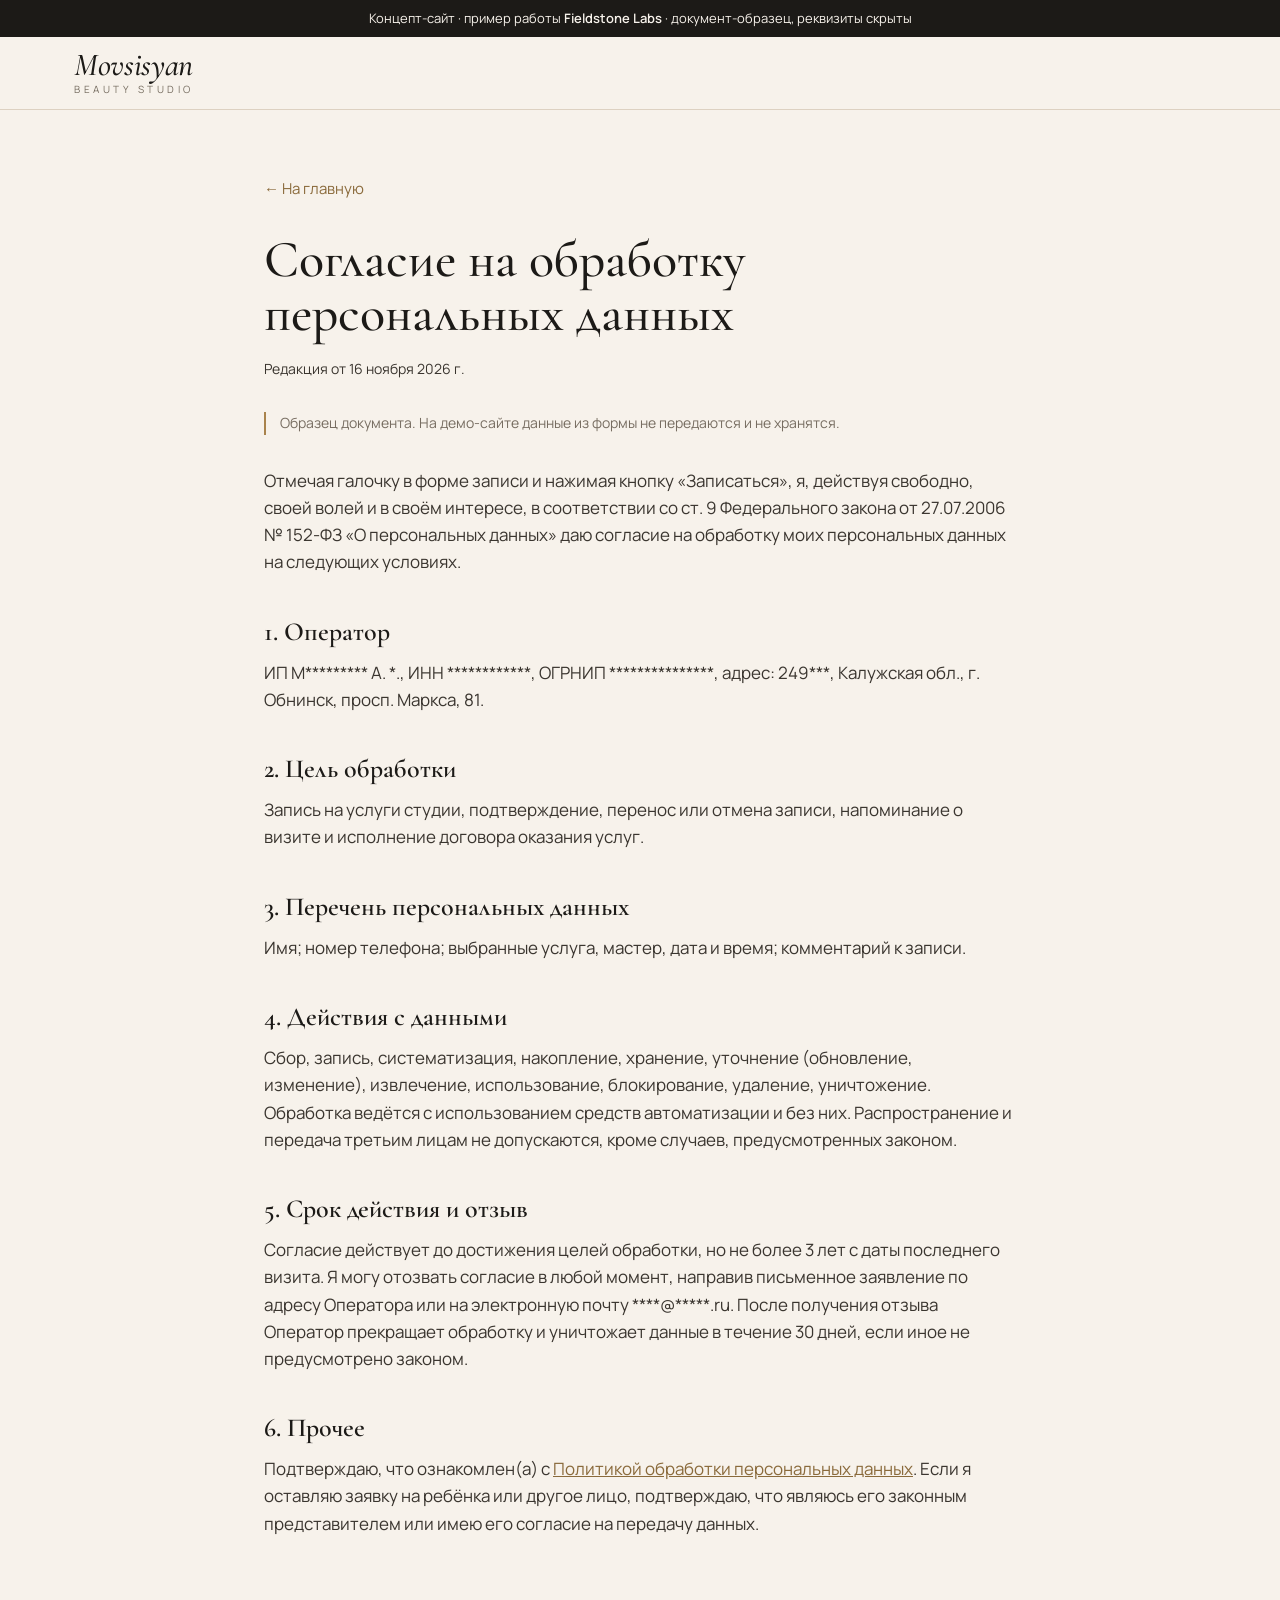
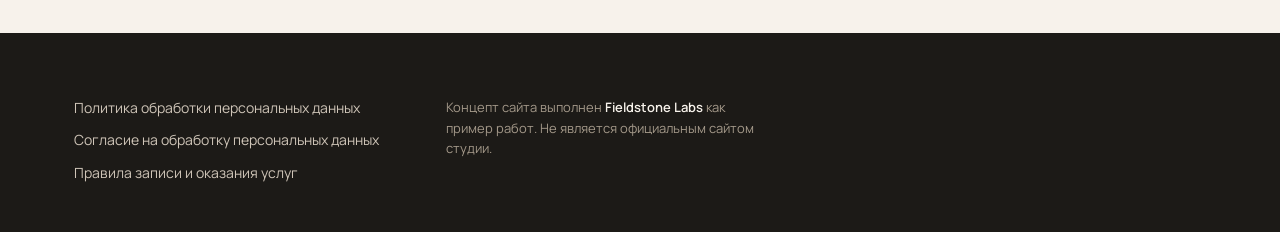
<file: consent.html>
<!DOCTYPE html>
<html lang="ru">
<head>
  <meta charset="UTF-8">
  <meta name="viewport" content="width=device-width, initial-scale=1">
  <title>Согласие на обработку персональных данных — Movsisyan Beauty Studio (концепт)</title>
  <meta name="robots" content="noindex, nofollow">
  <link rel="stylesheet" href="css/style.css">
</head>
<body>

  <div class="demo-bar" role="note">
    Концепт-сайт · пример работы <strong>Fieldstone Labs</strong> · документ-образец, реквизиты скрыты
  </div>

  <header class="header">
    <div class="wrap header__inner">
      <a class="logo" href="index.html">
        <span class="logo__script">Movsisyan</span>
        <span class="logo__caption">beauty studio</span>
      </a>
    </div>
  </header>

  <main class="doc">
    <a class="back" href="index.html">← На главную</a>

    <h1>Согласие на обработку персональных данных</h1>
    <p class="doc__meta">Редакция от 16 ноября 2026 г.</p>

    <p class="demo-note">
      Образец документа. На демо-сайте данные из формы не передаются и не хранятся.
    </p>

    <p>
      Отмечая галочку в форме записи и нажимая кнопку «Записаться», я, действуя свободно,
      своей волей и в своём интересе, в соответствии со ст. 9 Федерального закона
      от 27.07.2006 № 152-ФЗ «О персональных данных» даю согласие на обработку моих
      персональных данных на следующих условиях.
    </p>

    <h2>1. Оператор</h2>
    <p>
      ИП М********* А. *., ИНН ************, ОГРНИП ***************,
      адрес: 249***, Калужская обл., г. Обнинск, просп. Маркса, 81.
    </p>

    <h2>2. Цель обработки</h2>
    <p>
      Запись на услуги студии, подтверждение, перенос или отмена записи, напоминание о визите
      и исполнение договора оказания услуг.
    </p>

    <h2>3. Перечень персональных данных</h2>
    <p>
      Имя; номер телефона; выбранные услуга, мастер, дата и время; комментарий к записи.
    </p>

    <h2>4. Действия с данными</h2>
    <p>
      Сбор, запись, систематизация, накопление, хранение, уточнение (обновление, изменение),
      извлечение, использование, блокирование, удаление, уничтожение. Обработка ведётся
      с использованием средств автоматизации и без них. Распространение и передача третьим
      лицам не допускаются, кроме случаев, предусмотренных законом.
    </p>

    <h2>5. Срок действия и отзыв</h2>
    <p>
      Согласие действует до достижения целей обработки, но не более 3 лет с даты последнего визита.
      Я могу отозвать согласие в любой момент, направив письменное заявление по адресу Оператора
      или на электронную почту ****@*****.ru. После получения отзыва Оператор прекращает обработку
      и уничтожает данные в течение 30 дней, если иное не предусмотрено законом.
    </p>

    <h2>6. Прочее</h2>
    <p>
      Подтверждаю, что ознакомлен(а) с <a href="privacy.html">Политикой обработки персональных данных</a>.
      Если я оставляю заявку на ребёнка или другое лицо, подтверждаю, что являюсь его законным
      представителем или имею его согласие на передачу данных.
    </p>
  </main>

  <footer class="footer">
    <div class="wrap footer__inner">
      <div class="footer__col">
        <a href="privacy.html">Политика обработки персональных данных</a>
        <a href="consent.html">Согласие на обработку персональных данных</a>
        <a href="rules.html">Правила записи и оказания услуг</a>
      </div>
      <div class="footer__col footer__demo">
        <p>Концепт сайта выполнен <strong>Fieldstone Labs</strong> как пример работ. Не является официальным сайтом студии.</p>
      </div>
    </div>
  </footer>

</body>
</html>
</file>
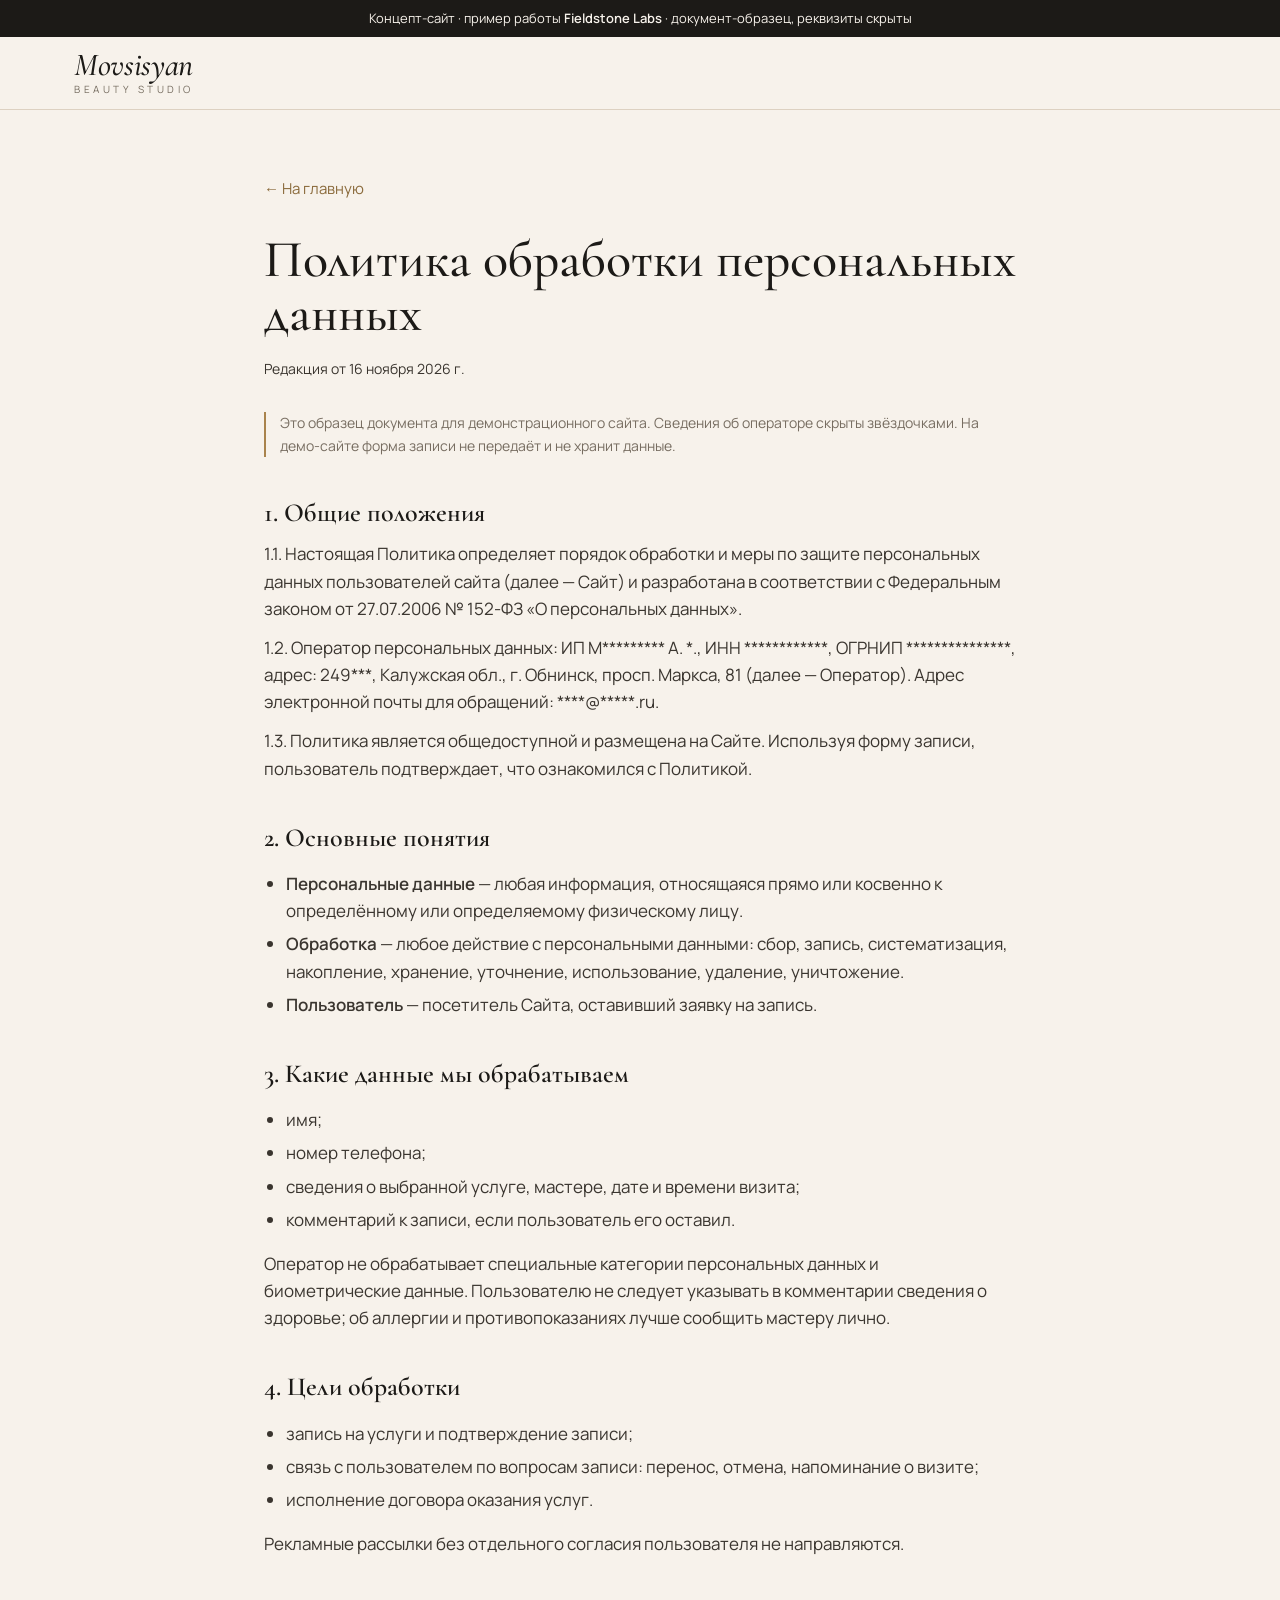
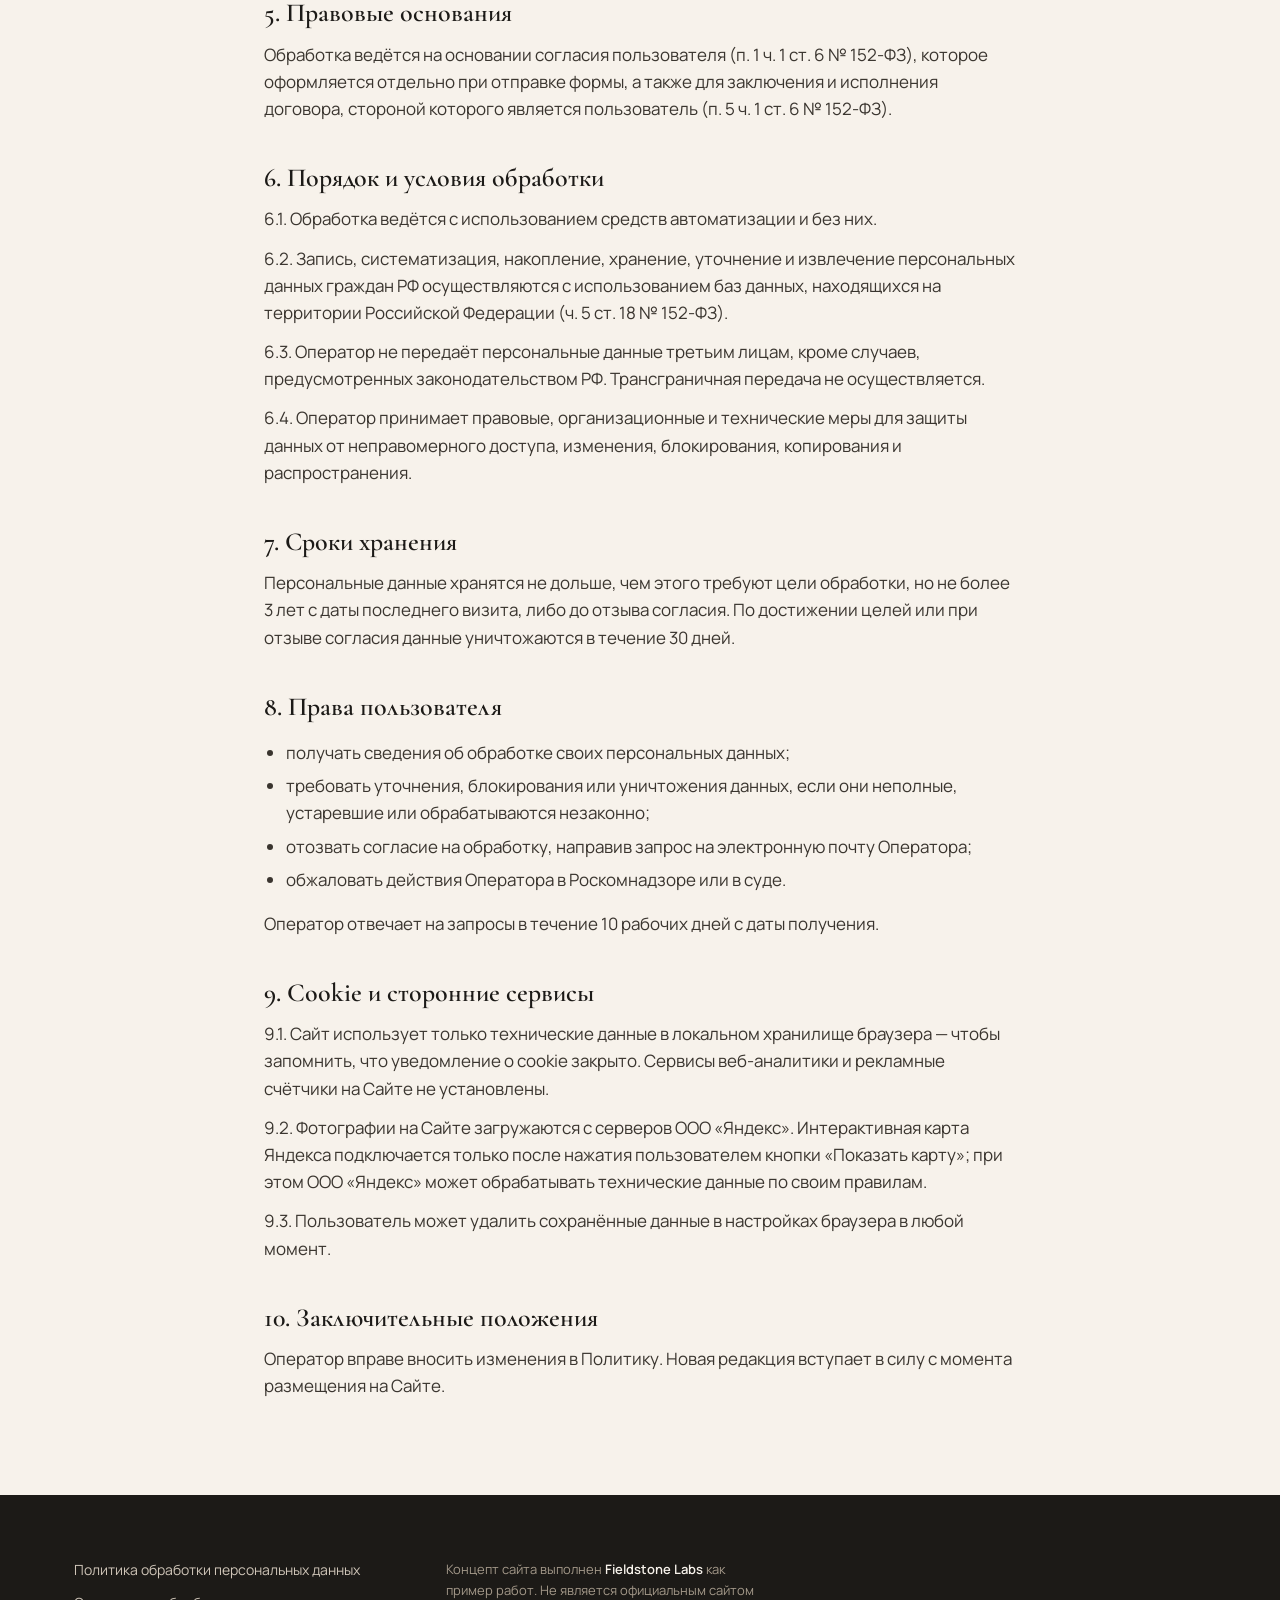
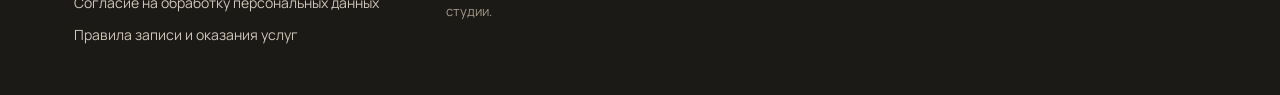
<file: privacy.html>
<!DOCTYPE html>
<html lang="ru">
<head>
  <meta charset="UTF-8">
  <meta name="viewport" content="width=device-width, initial-scale=1">
  <title>Политика обработки персональных данных — Movsisyan Beauty Studio (концепт)</title>
  <meta name="robots" content="noindex, nofollow">
  <link rel="stylesheet" href="css/style.css">
</head>
<body>

  <div class="demo-bar" role="note">
    Концепт-сайт · пример работы <strong>Fieldstone Labs</strong> · документ-образец, реквизиты скрыты
  </div>

  <header class="header">
    <div class="wrap header__inner">
      <a class="logo" href="index.html">
        <span class="logo__script">Movsisyan</span>
        <span class="logo__caption">beauty studio</span>
      </a>
    </div>
  </header>

  <main class="doc">
    <a class="back" href="index.html">← На главную</a>

    <h1>Политика обработки персональных данных</h1>
    <p class="doc__meta">Редакция от 16 ноября 2026 г.</p>

    <p class="demo-note">
      Это образец документа для демонстрационного сайта. Сведения об операторе скрыты звёздочками.
      На демо-сайте форма записи не передаёт и не хранит данные.
    </p>

    <h2>1. Общие положения</h2>
    <p>
      1.1. Настоящая Политика определяет порядок обработки и меры по защите персональных данных
      пользователей сайта (далее — Сайт) и разработана в соответствии с Федеральным законом
      от 27.07.2006 № 152-ФЗ «О персональных данных».
    </p>
    <p>
      1.2. Оператор персональных данных: ИП М********* А. *., ИНН ************, ОГРНИП ***************,
      адрес: 249***, Калужская обл., г. Обнинск, просп. Маркса, 81 (далее — Оператор).
      Адрес электронной почты для обращений: ****@*****.ru.
    </p>
    <p>
      1.3. Политика является общедоступной и размещена на Сайте. Используя форму записи,
      пользователь подтверждает, что ознакомился с Политикой.
    </p>

    <h2>2. Основные понятия</h2>
    <ul>
      <li><strong>Персональные данные</strong> — любая информация, относящаяся прямо или косвенно к определённому или определяемому физическому лицу.</li>
      <li><strong>Обработка</strong> — любое действие с персональными данными: сбор, запись, систематизация, накопление, хранение, уточнение, использование, удаление, уничтожение.</li>
      <li><strong>Пользователь</strong> — посетитель Сайта, оставивший заявку на запись.</li>
    </ul>

    <h2>3. Какие данные мы обрабатываем</h2>
    <ul>
      <li>имя;</li>
      <li>номер телефона;</li>
      <li>сведения о выбранной услуге, мастере, дате и времени визита;</li>
      <li>комментарий к записи, если пользователь его оставил.</li>
    </ul>
    <p>
      Оператор не обрабатывает специальные категории персональных данных и биометрические данные.
      Пользователю не следует указывать в комментарии сведения о здоровье; об аллергии
      и противопоказаниях лучше сообщить мастеру лично.
    </p>

    <h2>4. Цели обработки</h2>
    <ul>
      <li>запись на услуги и подтверждение записи;</li>
      <li>связь с пользователем по вопросам записи: перенос, отмена, напоминание о визите;</li>
      <li>исполнение договора оказания услуг.</li>
    </ul>
    <p>Рекламные рассылки без отдельного согласия пользователя не направляются.</p>

    <h2>5. Правовые основания</h2>
    <p>
      Обработка ведётся на основании согласия пользователя (п. 1 ч. 1 ст. 6 № 152-ФЗ),
      которое оформляется отдельно при отправке формы, а также для заключения и исполнения
      договора, стороной которого является пользователь (п. 5 ч. 1 ст. 6 № 152-ФЗ).
    </p>

    <h2>6. Порядок и условия обработки</h2>
    <p>
      6.1. Обработка ведётся с использованием средств автоматизации и без них.
    </p>
    <p>
      6.2. Запись, систематизация, накопление, хранение, уточнение и извлечение персональных данных
      граждан РФ осуществляются с использованием баз данных, находящихся на территории
      Российской Федерации (ч. 5 ст. 18 № 152-ФЗ).
    </p>
    <p>
      6.3. Оператор не передаёт персональные данные третьим лицам, кроме случаев, предусмотренных
      законодательством РФ. Трансграничная передача не осуществляется.
    </p>
    <p>
      6.4. Оператор принимает правовые, организационные и технические меры для защиты данных
      от неправомерного доступа, изменения, блокирования, копирования и распространения.
    </p>

    <h2>7. Сроки хранения</h2>
    <p>
      Персональные данные хранятся не дольше, чем этого требуют цели обработки, но не более 3 лет
      с даты последнего визита, либо до отзыва согласия. По достижении целей или при отзыве согласия
      данные уничтожаются в течение 30 дней.
    </p>

    <h2>8. Права пользователя</h2>
    <ul>
      <li>получать сведения об обработке своих персональных данных;</li>
      <li>требовать уточнения, блокирования или уничтожения данных, если они неполные, устаревшие или обрабатываются незаконно;</li>
      <li>отозвать согласие на обработку, направив запрос на электронную почту Оператора;</li>
      <li>обжаловать действия Оператора в Роскомнадзоре или в суде.</li>
    </ul>
    <p>Оператор отвечает на запросы в течение 10 рабочих дней с даты получения.</p>

    <h2 id="cookies">9. Cookie и сторонние сервисы</h2>
    <p>
      9.1. Сайт использует только технические данные в локальном хранилище браузера —
      чтобы запомнить, что уведомление о cookie закрыто. Сервисы веб-аналитики и рекламные
      счётчики на Сайте не установлены.
    </p>
    <p>
      9.2. Фотографии на Сайте загружаются с серверов ООО «Яндекс». Интерактивная карта
      Яндекса подключается только после нажатия пользователем кнопки «Показать карту»;
      при этом ООО «Яндекс» может обрабатывать технические данные по своим правилам.
    </p>
    <p>
      9.3. Пользователь может удалить сохранённые данные в настройках браузера в любой момент.
    </p>

    <h2>10. Заключительные положения</h2>
    <p>
      Оператор вправе вносить изменения в Политику. Новая редакция вступает в силу
      с момента размещения на Сайте.
    </p>
  </main>

  <footer class="footer">
    <div class="wrap footer__inner">
      <div class="footer__col">
        <a href="privacy.html">Политика обработки персональных данных</a>
        <a href="consent.html">Согласие на обработку персональных данных</a>
        <a href="rules.html">Правила записи и оказания услуг</a>
      </div>
      <div class="footer__col footer__demo">
        <p>Концепт сайта выполнен <strong>Fieldstone Labs</strong> как пример работ. Не является официальным сайтом студии.</p>
      </div>
    </div>
  </footer>

</body>
</html>
</file>
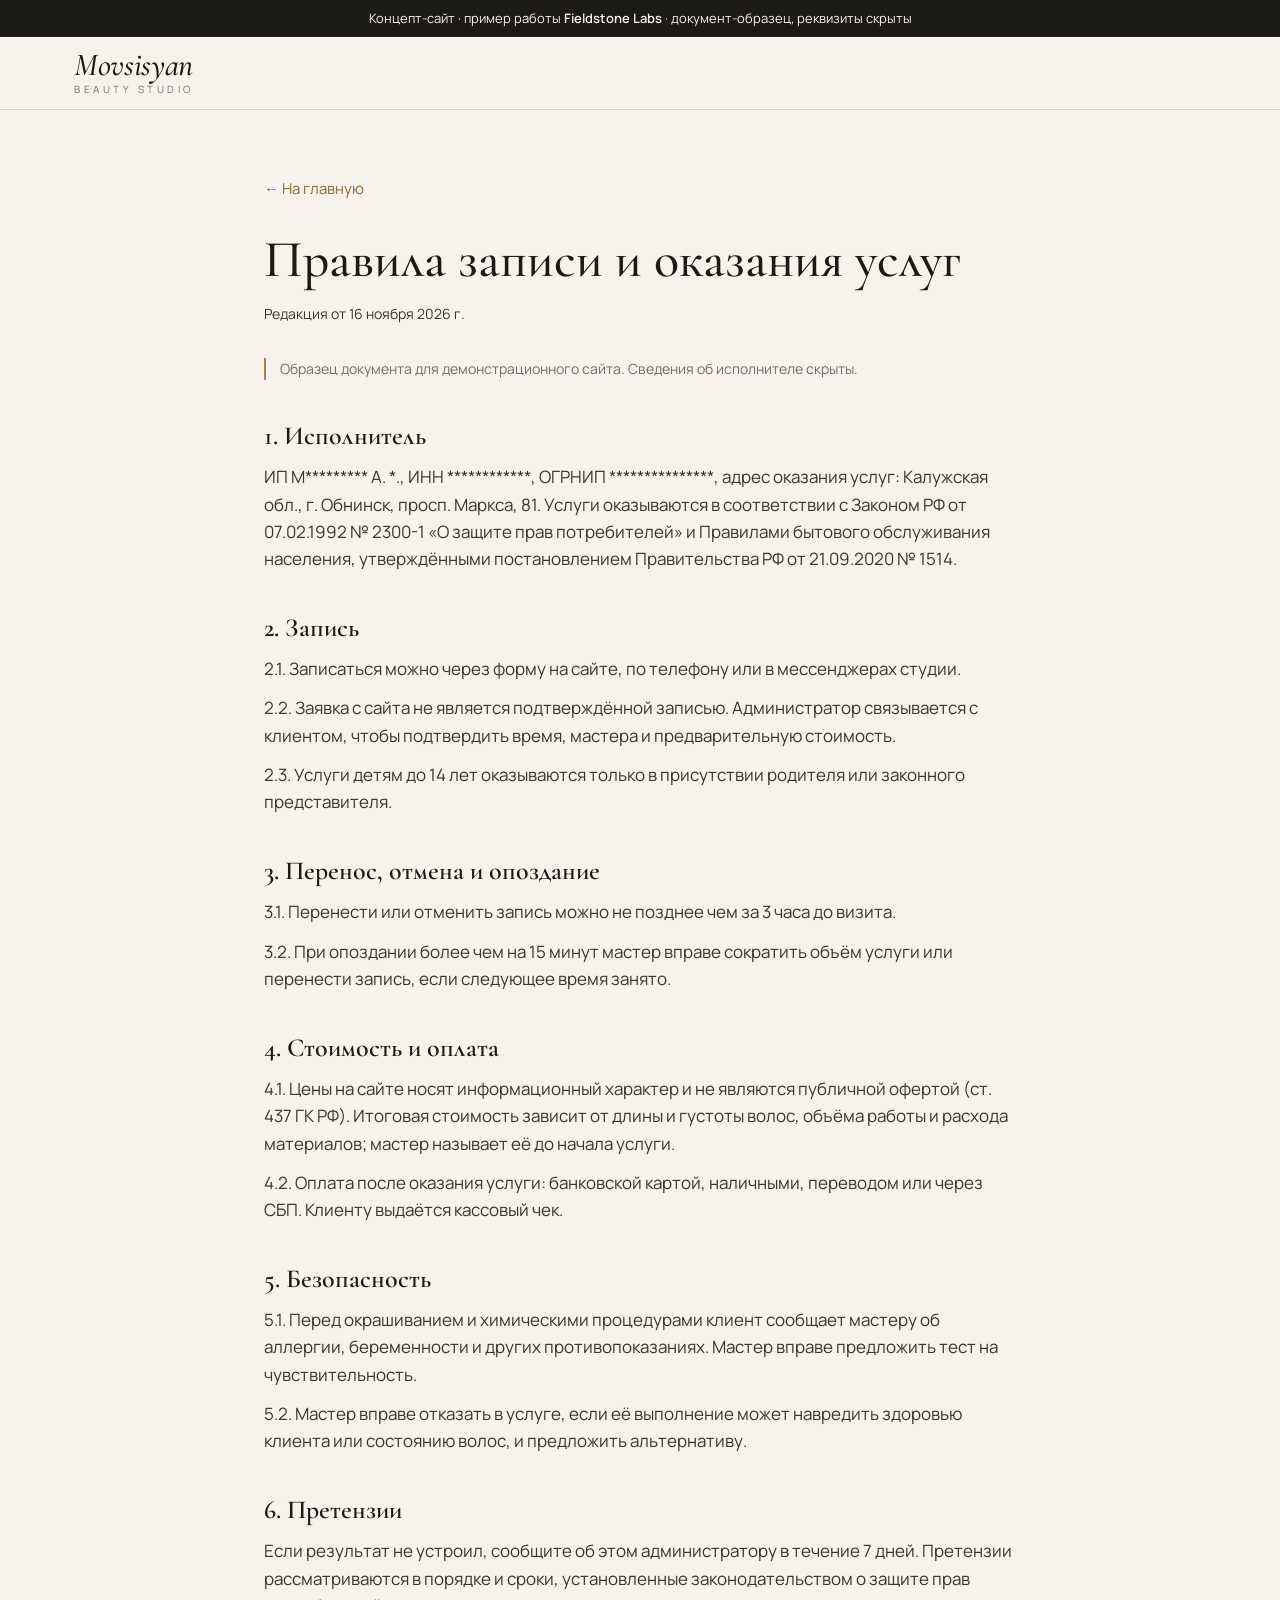
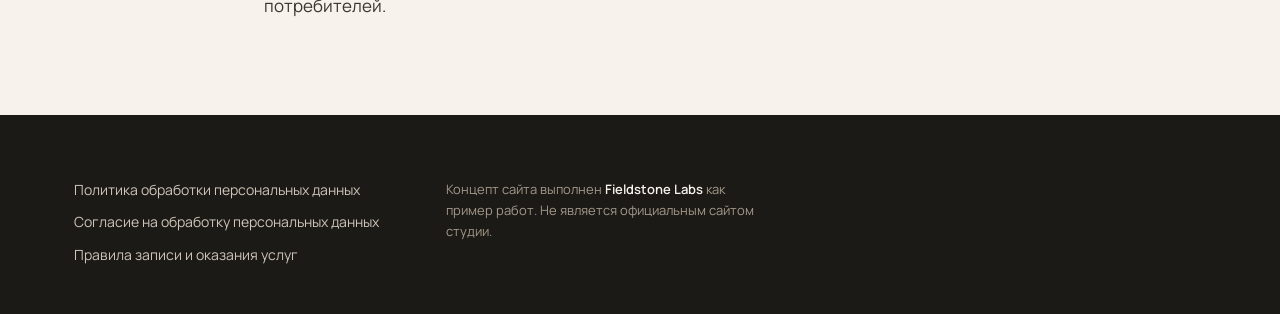
<file: rules.html>
<!DOCTYPE html>
<html lang="ru">
<head>
  <meta charset="UTF-8">
  <meta name="viewport" content="width=device-width, initial-scale=1">
  <title>Правила записи и оказания услуг — Movsisyan Beauty Studio (концепт)</title>
  <meta name="robots" content="noindex, nofollow">
  <link rel="stylesheet" href="css/style.css">
</head>
<body>

  <div class="demo-bar" role="note">
    Концепт-сайт · пример работы <strong>Fieldstone Labs</strong> · документ-образец, реквизиты скрыты
  </div>

  <header class="header">
    <div class="wrap header__inner">
      <a class="logo" href="index.html">
        <span class="logo__script">Movsisyan</span>
        <span class="logo__caption">beauty studio</span>
      </a>
    </div>
  </header>

  <main class="doc">
    <a class="back" href="index.html">← На главную</a>

    <h1>Правила записи и оказания услуг</h1>
    <p class="doc__meta">Редакция от 16 ноября 2026 г.</p>

    <p class="demo-note">
      Образец документа для демонстрационного сайта. Сведения об исполнителе скрыты.
    </p>

    <h2>1. Исполнитель</h2>
    <p>
      ИП М********* А. *., ИНН ************, ОГРНИП ***************,
      адрес оказания услуг: Калужская обл., г. Обнинск, просп. Маркса, 81.
      Услуги оказываются в соответствии с Законом РФ от 07.02.1992 № 2300-1
      «О защите прав потребителей» и Правилами бытового обслуживания населения,
      утверждёнными постановлением Правительства РФ от 21.09.2020 № 1514.
    </p>

    <h2>2. Запись</h2>
    <p>
      2.1. Записаться можно через форму на сайте, по телефону или в мессенджерах студии.
    </p>
    <p>
      2.2. Заявка с сайта не является подтверждённой записью. Администратор связывается
      с клиентом, чтобы подтвердить время, мастера и предварительную стоимость.
    </p>
    <p>
      2.3. Услуги детям до 14 лет оказываются только в присутствии родителя или законного представителя.
    </p>

    <h2>3. Перенос, отмена и опоздание</h2>
    <p>
      3.1. Перенести или отменить запись можно не позднее чем за 3 часа до визита.
    </p>
    <p>
      3.2. При опоздании более чем на 15 минут мастер вправе сократить объём услуги
      или перенести запись, если следующее время занято.
    </p>

    <h2>4. Стоимость и оплата</h2>
    <p>
      4.1. Цены на сайте носят информационный характер и не являются публичной офертой
      (ст. 437 ГК РФ). Итоговая стоимость зависит от длины и густоты волос, объёма работы
      и расхода материалов; мастер называет её до начала услуги.
    </p>
    <p>
      4.2. Оплата после оказания услуги: банковской картой, наличными, переводом или через СБП.
      Клиенту выдаётся кассовый чек.
    </p>

    <h2>5. Безопасность</h2>
    <p>
      5.1. Перед окрашиванием и химическими процедурами клиент сообщает мастеру об аллергии,
      беременности и других противопоказаниях. Мастер вправе предложить тест на чувствительность.
    </p>
    <p>
      5.2. Мастер вправе отказать в услуге, если её выполнение может навредить здоровью клиента
      или состоянию волос, и предложить альтернативу.
    </p>

    <h2>6. Претензии</h2>
    <p>
      Если результат не устроил, сообщите об этом администратору в течение 7 дней. Претензии
      рассматриваются в порядке и сроки, установленные законодательством о защите прав потребителей.
    </p>
  </main>

  <footer class="footer">
    <div class="wrap footer__inner">
      <div class="footer__col">
        <a href="privacy.html">Политика обработки персональных данных</a>
        <a href="consent.html">Согласие на обработку персональных данных</a>
        <a href="rules.html">Правила записи и оказания услуг</a>
      </div>
      <div class="footer__col footer__demo">
        <p>Концепт сайта выполнен <strong>Fieldstone Labs</strong> как пример работ. Не является официальным сайтом студии.</p>
      </div>
    </div>
  </footer>

</body>
</html>
</file>
<file: css/style.css>
/* ---------- Шрифты (локальные, без запросов к Google) ---------- */

@font-face {
  font-family: "Cormorant";
  src: url("../fonts/cormorant-garamond-cyrillic-500-normal.woff2") format("woff2");
  font-weight: 500;
  font-style: normal;
  font-display: swap;
  unicode-range: U+0400-045F, U+0490-0491, U+04B0-04B1, U+2116;
}
@font-face {
  font-family: "Cormorant";
  src: url("../fonts/cormorant-garamond-latin-500-normal.woff2") format("woff2");
  font-weight: 500;
  font-style: normal;
  font-display: swap;
  unicode-range: U+0000-00FF, U+0131, U+0152-0153, U+02BB-02BC, U+02C6, U+02DA, U+02DC, U+2000-206F, U+20AC, U+20BD, U+2122, U+2190-2199;
}
@font-face {
  font-family: "Cormorant";
  src: url("../fonts/cormorant-garamond-cyrillic-500-italic.woff2") format("woff2");
  font-weight: 500;
  font-style: italic;
  font-display: swap;
  unicode-range: U+0400-045F, U+0490-0491, U+04B0-04B1, U+2116;
}
@font-face {
  font-family: "Cormorant";
  src: url("../fonts/cormorant-garamond-latin-500-italic.woff2") format("woff2");
  font-weight: 500;
  font-style: italic;
  font-display: swap;
  unicode-range: U+0000-00FF, U+0131, U+0152-0153, U+2000-206F, U+20AC, U+20BD;
}
@font-face {
  font-family: "Cormorant";
  src: url("../fonts/cormorant-garamond-cyrillic-600-normal.woff2") format("woff2");
  font-weight: 600;
  font-style: normal;
  font-display: swap;
  unicode-range: U+0400-045F, U+0490-0491, U+04B0-04B1, U+2116;
}
@font-face {
  font-family: "Cormorant";
  src: url("../fonts/cormorant-garamond-latin-600-normal.woff2") format("woff2");
  font-weight: 600;
  font-style: normal;
  font-display: swap;
  unicode-range: U+0000-00FF, U+0131, U+0152-0153, U+2000-206F, U+20AC, U+20BD;
}
@font-face {
  font-family: "Manrope";
  src: url("../fonts/manrope-cyrillic-400-normal.woff2") format("woff2");
  font-weight: 400;
  font-display: swap;
  unicode-range: U+0400-045F, U+0490-0491, U+04B0-04B1, U+2116;
}
@font-face {
  font-family: "Manrope";
  src: url("../fonts/manrope-latin-400-normal.woff2") format("woff2");
  font-weight: 400;
  font-display: swap;
  unicode-range: U+0000-00FF, U+0131, U+0152-0153, U+2000-206F, U+20AC, U+20BD, U+2190-2199;
}
@font-face {
  font-family: "Manrope";
  src: url("../fonts/manrope-cyrillic-500-normal.woff2") format("woff2");
  font-weight: 500;
  font-display: swap;
  unicode-range: U+0400-045F, U+0490-0491, U+04B0-04B1, U+2116;
}
@font-face {
  font-family: "Manrope";
  src: url("../fonts/manrope-latin-500-normal.woff2") format("woff2");
  font-weight: 500;
  font-display: swap;
  unicode-range: U+0000-00FF, U+0131, U+0152-0153, U+2000-206F, U+20AC, U+20BD, U+2190-2199;
}
@font-face {
  font-family: "Manrope";
  src: url("../fonts/manrope-cyrillic-600-normal.woff2") format("woff2");
  font-weight: 600;
  font-display: swap;
  unicode-range: U+0400-045F, U+0490-0491, U+04B0-04B1, U+2116;
}
@font-face {
  font-family: "Manrope";
  src: url("../fonts/manrope-latin-600-normal.woff2") format("woff2");
  font-weight: 600;
  font-display: swap;
  unicode-range: U+0000-00FF, U+0131, U+0152-0153, U+2000-206F, U+20AC, U+20BD, U+2190-2199;
}

/* ---------- Переменные ---------- */

:root {
  --ink: #1c1a17;
  --ink-soft: #3a352f;
  --paper: #f7f2eb;
  --paper-soft: #efe7dc;
  --line: #ddd1c1;
  --muted: #776d61;
  --gold: #a9834c;
  --gold-dark: #8a6a3b;
  --error: #b3412f;

  --serif: "Cormorant", "Times New Roman", serif;
  --sans: "Manrope", -apple-system, "Segoe UI", Roboto, sans-serif;

  --wrap: 1180px;
  --radius: 999px;
}

/* ---------- База ---------- */

*,
*::before,
*::after {
  box-sizing: border-box;
}

html {
  scroll-behavior: smooth;
  scroll-padding-top: 80px;
}

body {
  margin: 0;
  font-family: var(--sans);
  font-size: 17px;
  line-height: 1.6;
  color: var(--ink);
  background: var(--paper);
  -webkit-font-smoothing: antialiased;
}

[hidden] {
  display: none !important;
}

img {
  display: block;
  max-width: 100%;
  height: auto;
}

a {
  color: inherit;
}

h1, h2, h3, p {
  margin: 0;
}

.wrap {
  width: 100%;
  max-width: var(--wrap);
  margin: 0 auto;
  padding: 0 24px;
}

:focus-visible {
  outline: 2px solid var(--gold);
  outline-offset: 3px;
}

/* ---------- Демо-плашка ---------- */

.demo-bar {
  padding: 8px 24px;
  font-size: 13px;
  text-align: center;
  color: var(--paper);
  background: var(--ink);
}

/* ---------- Кнопки и ссылки ---------- */

.btn {
  display: inline-flex;
  align-items: center;
  justify-content: center;
  gap: 8px;
  padding: 15px 30px;
  font: 600 15px/1 var(--sans);
  letter-spacing: 0.02em;
  text-decoration: none;
  color: var(--paper);
  background: var(--ink);
  border: 1px solid var(--ink);
  border-radius: var(--radius);
  cursor: pointer;
  transition: background 0.2s, color 0.2s, border-color 0.2s;
}

.btn:hover {
  background: var(--gold-dark);
  border-color: var(--gold-dark);
}

.btn:disabled {
  opacity: 0.35;
  cursor: not-allowed;
}

.btn:disabled:hover {
  background: var(--ink);
  border-color: var(--ink);
}

.btn--small {
  padding: 11px 20px;
  font-size: 14px;
}

.btn--ghost {
  color: var(--ink);
  background: transparent;
}

.btn--ghost:hover {
  color: var(--paper);
}

.link-arrow {
  display: inline-block;
  font-weight: 600;
  font-size: 15px;
  text-decoration: none;
  border-bottom: 1px solid var(--gold);
  padding-bottom: 2px;
}

.link-arrow::after {
  content: " →";
  color: var(--gold);
}

.link-arrow:hover {
  color: var(--gold-dark);
}

/* ---------- Шапка ---------- */

.header {
  position: sticky;
  top: 0;
  z-index: 20;
  background: rgba(247, 242, 235, 0.92);
  backdrop-filter: blur(10px);
  border-bottom: 1px solid var(--line);
}

.header__inner {
  display: flex;
  align-items: center;
  gap: 32px;
  height: 72px;
}

.logo {
  display: flex;
  flex-direction: column;
  line-height: 1;
  text-decoration: none;
}

.logo__script {
  font: italic 500 32px/0.9 var(--serif);
  letter-spacing: -0.01em;
}

.logo__caption {
  margin-top: 4px;
  font-size: 10px;
  letter-spacing: 0.35em;
  text-transform: uppercase;
  color: var(--muted);
}

.logo--light .logo__caption {
  color: #b8ad9f;
}

.nav {
  display: flex;
  gap: 28px;
  margin-left: auto;
}

.nav a {
  font-size: 15px;
  text-decoration: none;
  color: var(--ink-soft);
}

.nav a:hover {
  color: var(--gold-dark);
}

.burger {
  display: none;
  width: 40px;
  height: 40px;
  padding: 0;
  background: none;
  border: 0;
  cursor: pointer;
}

.burger span {
  display: block;
  width: 24px;
  height: 1.5px;
  margin: 6px auto;
  background: var(--ink);
  transition: transform 0.2s;
}

.burger[aria-expanded="true"] span:first-child {
  transform: translateY(3.75px) rotate(45deg);
}

.burger[aria-expanded="true"] span:last-child {
  transform: translateY(-3.75px) rotate(-45deg);
}

/* ---------- Первый экран ---------- */

.hero {
  padding: 72px 0 96px;
}

.hero__inner {
  display: grid;
  grid-template-columns: 1.15fr 0.85fr;
  gap: 64px;
  align-items: center;
}

.eyebrow {
  font-size: 13px;
  letter-spacing: 0.12em;
  text-transform: uppercase;
  color: var(--muted);
}

.hero__title {
  margin-top: 20px;
  font: 500 clamp(44px, 6vw, 76px)/1.02 var(--serif);
  letter-spacing: -0.015em;
}

.hero__title em {
  color: var(--gold-dark);
}

.hero__lead {
  max-width: 520px;
  margin-top: 28px;
  font-size: 18px;
  color: var(--ink-soft);
}

.hero__actions {
  display: flex;
  flex-wrap: wrap;
  align-items: center;
  gap: 28px;
  margin-top: 36px;
}

.hero__facts {
  display: grid;
  grid-template-columns: repeat(3, 1fr);
  gap: 24px;
  margin: 56px 0 0;
  padding: 24px 0 0;
  list-style: none;
  font-size: 14px;
  color: var(--muted);
  border-top: 1px solid var(--line);
}

.hero__facts strong {
  display: block;
  font: 500 34px/1.1 var(--serif);
  color: var(--ink);
}

.hero__photo {
  position: relative;
  margin: 0;
}

.hero__photo img {
  width: 100%;
  aspect-ratio: 4 / 5;
  object-fit: cover;
  border-radius: 280px 280px 8px 8px;
}

.hero__photo figcaption {
  position: absolute;
  left: -28px;
  bottom: 40px;
  padding: 10px 18px;
  font: italic 500 20px/1 var(--serif);
  background: var(--paper);
  border-radius: var(--radius);
}

/* ---------- Секции ---------- */

.section {
  padding: 96px 0;
}

.section--soft {
  background: var(--paper-soft);
}

.section--dark {
  color: var(--paper);
  background: var(--ink);
}

.section__head {
  display: flex;
  flex-wrap: wrap;
  justify-content: space-between;
  align-items: flex-end;
  gap: 16px 48px;
  margin-bottom: 48px;
}

.section__title {
  font: 500 clamp(36px, 4.5vw, 54px)/1.05 var(--serif);
  letter-spacing: -0.01em;
}

.section__note {
  max-width: 420px;
  font-size: 15px;
  color: var(--muted);
}

.section--dark .section__note {
  color: #b8ad9f;
}

.fine {
  margin-top: 40px;
  font-size: 13px;
  color: var(--muted);
}

/* ---------- Прайс ---------- */

.price {
  display: grid;
  grid-template-columns: repeat(3, 1fr);
  gap: 48px;
}

.price__group-title {
  margin-bottom: 18px;
  font: italic 500 26px/1.2 var(--serif);
  color: var(--gold-dark);
}

.price__list {
  margin: 0;
  padding: 0;
  list-style: none;
}

.price__list li {
  display: flex;
  align-items: baseline;
  gap: 8px;
  padding: 10px 0;
  font-size: 16px;
}

.price__list i {
  flex: 1;
  min-width: 16px;
  border-bottom: 1px dotted #bfb2a1;
  transform: translateY(-4px);
}

.price__list b {
  font-weight: 600;
  white-space: nowrap;
}

/* ---------- Галерея ---------- */

.gallery {
  columns: 4 220px;
  column-gap: 14px;
}

.gallery figure {
  margin: 0 0 14px;
  break-inside: avoid;
  overflow: hidden;
  border-radius: 6px;
}

.gallery img {
  width: 100%;
  transition: transform 0.6s ease;
}

.gallery figure:hover img {
  transform: scale(1.04);
}

/* ---------- Мастера ---------- */

.masters {
  display: grid;
  grid-template-columns: 1fr 1fr 1fr;
  gap: 48px;
}

.master {
  padding-top: 20px;
  border-top: 1px solid var(--ink);
}

.master__name {
  font: 500 44px/1 var(--serif);
}

.master__role {
  margin-top: 8px;
  font-size: 13px;
  letter-spacing: 0.1em;
  text-transform: uppercase;
  color: var(--gold-dark);
}

.master__text {
  margin: 18px 0 22px;
  color: var(--ink-soft);
}

/* ---------- Отзывы ---------- */

.reviews {
  display: grid;
  grid-template-columns: 0.8fr 1.2fr;
  gap: 64px;
  align-items: start;
}

.reviews__score {
  display: flex;
  flex-direction: column;
  gap: 8px;
  color: var(--muted);
}

.reviews__big {
  font: 500 150px/0.85 var(--serif);
  color: var(--ink);
}

.reviews__stars {
  font-size: 22px;
  letter-spacing: 4px;
  color: var(--gold);
}

.reviews__body > p {
  max-width: 560px;
  margin: 20px 0 32px;
  color: var(--ink-soft);
}

.bars {
  margin: 0 0 32px;
}

.bars__row {
  display: grid;
  grid-template-columns: 150px 1fr;
  align-items: center;
  gap: 16px;
  padding: 8px 0;
}

.bars dt {
  font-size: 15px;
}

.bars dd {
  display: flex;
  align-items: center;
  gap: 12px;
  margin: 0;
  font-size: 14px;
  font-weight: 600;
}

.bars dd span {
  flex: 1;
  height: 3px;
  background: linear-gradient(to right, var(--gold) var(--v), var(--line) var(--v));
}

/* ---------- Запись ---------- */

.booking {
  display: grid;
  grid-template-columns: 0.7fr 1.3fr;
  gap: 64px;
  align-items: start;
}

.booking__intro p {
  margin-top: 20px;
  color: var(--ink-soft);
}

.demo-note {
  padding-left: 14px;
  font-size: 14px;
  color: var(--muted) !important;
  border-left: 2px solid var(--gold);
}

.booking__form {
  min-width: 0;
  padding: 36px 40px 28px;
  background: #fffdf9;
  border-radius: 24px;
  box-shadow: 0 30px 60px -40px rgba(60, 40, 10, 0.35);
}

.steps {
  display: flex;
  gap: 8px;
  margin: 0 0 32px;
  padding: 0;
  list-style: none;
  font-size: 13px;
  color: var(--muted);
}

.steps__item {
  flex: 1;
  padding-top: 10px;
  border-top: 2px solid var(--line);
}

.steps__item::before {
  content: attr(data-step-label) ". ";
}

.steps__item.is-active,
.steps__item.is-done {
  color: var(--ink);
  border-color: var(--gold);
}

.step {
  display: none;
  min-width: 0;
  margin: 0;
  padding: 0;
  border: 0;
}

.step.is-active {
  display: block;
}

.step__title {
  margin-bottom: 20px;
  padding: 0;
  font: 500 30px/1.1 var(--serif);
}

.choices {
  display: grid;
  grid-template-columns: 1fr 1fr;
  gap: 10px;
}

.choice {
  display: flex;
  flex-direction: column;
  gap: 2px;
  padding: 14px 18px;
  font: inherit;
  text-align: left;
  color: inherit;
  background: transparent;
  border: 1px solid var(--line);
  border-radius: 14px;
  cursor: pointer;
  transition: border-color 0.2s, background 0.2s;
}

.choice:hover {
  border-color: var(--gold);
}

.choice[aria-pressed="true"] {
  background: var(--paper);
  border-color: var(--ink);
}

.choice__name {
  font-weight: 600;
  font-size: 15px;
}

.choice__meta {
  font-size: 13px;
  color: var(--muted);
}

.dates {
  display: flex;
  gap: 8px;
  overflow-x: auto;
  padding-bottom: 8px;
  scrollbar-width: thin;
}

.date {
  flex: 0 0 66px;
  padding: 10px 0;
  font: inherit;
  text-align: center;
  color: inherit;
  background: transparent;
  border: 1px solid var(--line);
  border-radius: 14px;
  cursor: pointer;
}

.date:hover {
  border-color: var(--gold);
}

.date[aria-pressed="true"] {
  color: var(--paper);
  background: var(--ink);
  border-color: var(--ink);
}

.date__dow {
  display: block;
  font-size: 12px;
  text-transform: uppercase;
  opacity: 0.7;
}

.date__day {
  display: block;
  font: 600 22px/1.2 var(--serif);
}

.date__month {
  display: block;
  font-size: 12px;
  opacity: 0.7;
}

.slots {
  display: flex;
  flex-wrap: wrap;
  gap: 8px;
  margin-top: 20px;
}

.slots__empty {
  font-size: 14px;
  color: var(--muted);
}

.slot {
  padding: 9px 16px;
  font: 500 15px/1 var(--sans);
  color: inherit;
  background: transparent;
  border: 1px solid var(--line);
  border-radius: var(--radius);
  cursor: pointer;
}

.slot:hover:not(:disabled) {
  border-color: var(--gold);
}

.slot:disabled {
  color: #c4b9ab;
  text-decoration: line-through;
  cursor: not-allowed;
}

.slot[aria-pressed="true"] {
  color: var(--paper);
  background: var(--ink);
  border-color: var(--ink);
}

.field {
  display: flex;
  flex-direction: column;
  gap: 6px;
  margin-bottom: 18px;
}

.field label {
  font-size: 14px;
  font-weight: 600;
}

.optional {
  font-weight: 400;
  color: var(--muted);
}

.field input,
.field textarea {
  padding: 13px 16px;
  font: inherit;
  font-size: 16px;
  color: inherit;
  background: var(--paper);
  border: 1px solid var(--line);
  border-radius: 12px;
  resize: vertical;
}

.field input:focus,
.field textarea:focus {
  border-color: var(--gold);
  outline: none;
}

.field input[aria-invalid="true"] {
  border-color: var(--error);
}

.field__error {
  min-height: 1em;
  font-size: 13px;
  color: var(--error);
}

.check {
  display: flex;
  gap: 12px;
  margin-bottom: 12px;
  font-size: 14px;
  line-height: 1.45;
  cursor: pointer;
}

.check input {
  flex: 0 0 18px;
  width: 18px;
  height: 18px;
  margin: 1px 0 0;
  accent-color: var(--ink);
}

.check a {
  color: var(--gold-dark);
}

.hint {
  margin: 14px 0 6px;
  font-size: 13px;
  color: var(--muted);
}

.booking__bar {
  display: flex;
  align-items: center;
  justify-content: space-between;
  gap: 16px;
  margin-top: 28px;
  padding-top: 20px;
  border-top: 1px solid var(--line);
}

.booking__picked {
  font-size: 14px;
  color: var(--muted);
}

.booking__buttons {
  display: flex;
  gap: 10px;
}

.summary {
  display: grid;
  grid-template-columns: auto 1fr;
  gap: 10px 24px;
  margin: 0 0 24px;
}

.summary dt {
  color: var(--muted);
}

.summary dd {
  margin: 0;
  font-weight: 600;
}

.step--done .btn {
  margin-top: 20px;
}

/* ---------- Удобства ---------- */

.perks {
  display: grid;
  grid-template-columns: 0.7fr 1.3fr;
  gap: 64px;
}

.perks__list {
  display: grid;
  grid-template-columns: 1fr 1fr;
  gap: 4px 48px;
  margin: 0;
  padding: 0;
  list-style: none;
}

.perks__list li {
  padding: 14px 0 14px 28px;
  border-bottom: 1px solid var(--line);
  position: relative;
}

.perks__list li::before {
  content: "";
  position: absolute;
  left: 0;
  top: 25px;
  width: 12px;
  height: 1px;
  background: var(--gold);
}

/* ---------- Контакты ---------- */

.contacts {
  display: grid;
  grid-template-columns: 0.9fr 1.1fr;
  gap: 64px;
}

.contacts__info .section__title {
  margin-bottom: 28px;
}

.contacts__line {
  padding: 14px 0;
  border-bottom: 1px solid var(--line);
}

.contacts__label {
  display: block;
  font-size: 12px;
  letter-spacing: 0.12em;
  text-transform: uppercase;
  color: var(--muted);
}

.masked {
  display: block;
  font-size: 12px;
  color: var(--gold-dark);
}

.map {
  min-height: 420px;
  overflow: hidden;
  background: var(--paper-soft);
  border-radius: 24px;
}

.map iframe {
  display: block;
  width: 100%;
  height: 100%;
  min-height: 420px;
  border: 0;
}

.map__placeholder {
  display: flex;
  flex-direction: column;
  align-items: center;
  justify-content: center;
  gap: 18px;
  height: 100%;
  min-height: 420px;
  padding: 32px;
  text-align: center;
  color: var(--muted);
}

/* ---------- Подвал ---------- */

.footer {
  padding: 64px 0 48px;
  font-size: 14px;
  color: #cfc5b8;
  background: var(--ink);
}

.footer__inner {
  display: grid;
  grid-template-columns: 1fr 1fr 1.2fr;
  gap: 48px;
}

.footer .logo__script {
  color: var(--paper);
}

.footer__legal {
  margin-top: 20px;
  line-height: 1.7;
}

.footer__col {
  display: flex;
  flex-direction: column;
  gap: 10px;
}

.footer__col a {
  text-decoration: none;
}

.footer__col a:hover {
  color: var(--paper);
  text-decoration: underline;
}

.footer__demo {
  font-size: 13px;
  color: #a39889;
}

.footer__demo strong {
  color: var(--paper);
}

/* ---------- Cookie ---------- */

.cookie {
  position: fixed;
  left: 24px;
  bottom: 24px;
  z-index: 30;
  display: flex;
  align-items: center;
  gap: 20px;
  max-width: 560px;
  padding: 18px 22px;
  font-size: 14px;
  color: var(--paper);
  background: var(--ink);
  border-radius: 18px;
  box-shadow: 0 20px 40px -20px rgba(0, 0, 0, 0.5);
}

.cookie[hidden] {
  display: none;
}

.cookie a {
  color: #e2c799;
}

.cookie .btn {
  flex-shrink: 0;
  color: var(--ink);
  background: var(--paper);
  border-color: var(--paper);
}

/* ---------- Юридические страницы ---------- */

.doc {
  max-width: 800px;
  padding: 64px 24px 96px;
  margin: 0 auto;
}

.doc h1 {
  font: 500 clamp(36px, 5vw, 52px)/1.05 var(--serif);
}

.doc__meta {
  margin: 16px 0 32px;
  font-size: 14px;
  color: var(--muted);
}

.doc h2 {
  margin: 40px 0 12px;
  font: 600 26px/1.2 var(--serif);
}

.doc p,
.doc li {
  color: var(--ink-soft);
}

.doc p + p {
  margin-top: 12px;
}

.doc ul,
.doc ol {
  padding-left: 22px;
}

.doc li + li {
  margin-top: 6px;
}

.doc .demo-note {
  margin-bottom: 32px;
}

.doc a {
  color: var(--gold-dark);
}

.back {
  display: inline-block;
  margin-bottom: 32px;
  font-size: 15px;
  text-decoration: none;
  color: var(--muted);
}

.back:hover {
  color: var(--ink);
}

/* ---------- Адаптив ---------- */

@media (max-width: 1000px) {
  .hero__inner,
  .reviews,
  .booking,
  .perks,
  .contacts {
    grid-template-columns: 1fr;
    gap: 40px;
  }

  .hero__photo {
    max-width: 460px;
  }

  .price,
  .masters {
    grid-template-columns: 1fr 1fr;
  }

  .masters .section__title {
    grid-column: 1 / -1;
  }

  .footer__inner {
    grid-template-columns: 1fr 1fr;
  }
}

@media (max-width: 760px) {
  body {
    font-size: 16px;
  }

  .header .btn {
    display: none;
  }

  .burger {
    display: block;
    margin-left: auto;
  }

  .nav {
    position: absolute;
    top: 72px;
    left: 0;
    right: 0;
    display: none;
    flex-direction: column;
    gap: 0;
    padding: 8px 24px 20px;
    background: var(--paper);
    border-bottom: 1px solid var(--line);
  }

  .nav.is-open {
    display: flex;
  }

  .nav a {
    padding: 14px 0;
    font-size: 18px;
    border-bottom: 1px solid var(--line);
  }

  .hero {
    padding: 40px 0 64px;
  }

  .hero__facts {
    grid-template-columns: 1fr;
    gap: 16px;
  }

  .hero__photo figcaption {
    left: 12px;
  }

  .section {
    padding: 64px 0;
  }

  .price,
  .masters,
  .perks__list,
  .footer__inner {
    grid-template-columns: 1fr;
  }

  .reviews__big {
    font-size: 110px;
  }

  .booking__form {
    padding: 24px 18px 20px;
    border-radius: 18px;
  }

  .steps {
    font-size: 0;
  }

  .steps__item::before {
    font-size: 13px;
  }

  .choices {
    grid-template-columns: 1fr;
  }

  .booking__bar {
    flex-direction: column;
    align-items: stretch;
  }

  .booking__buttons .btn {
    flex: 1;
  }

  .cookie {
    left: 12px;
    right: 12px;
    bottom: 12px;
    flex-direction: column;
    align-items: stretch;
  }
}

@media (prefers-reduced-motion: reduce) {
  html {
    scroll-behavior: auto;
  }

  * {
    transition: none !important;
  }
}
</file>
